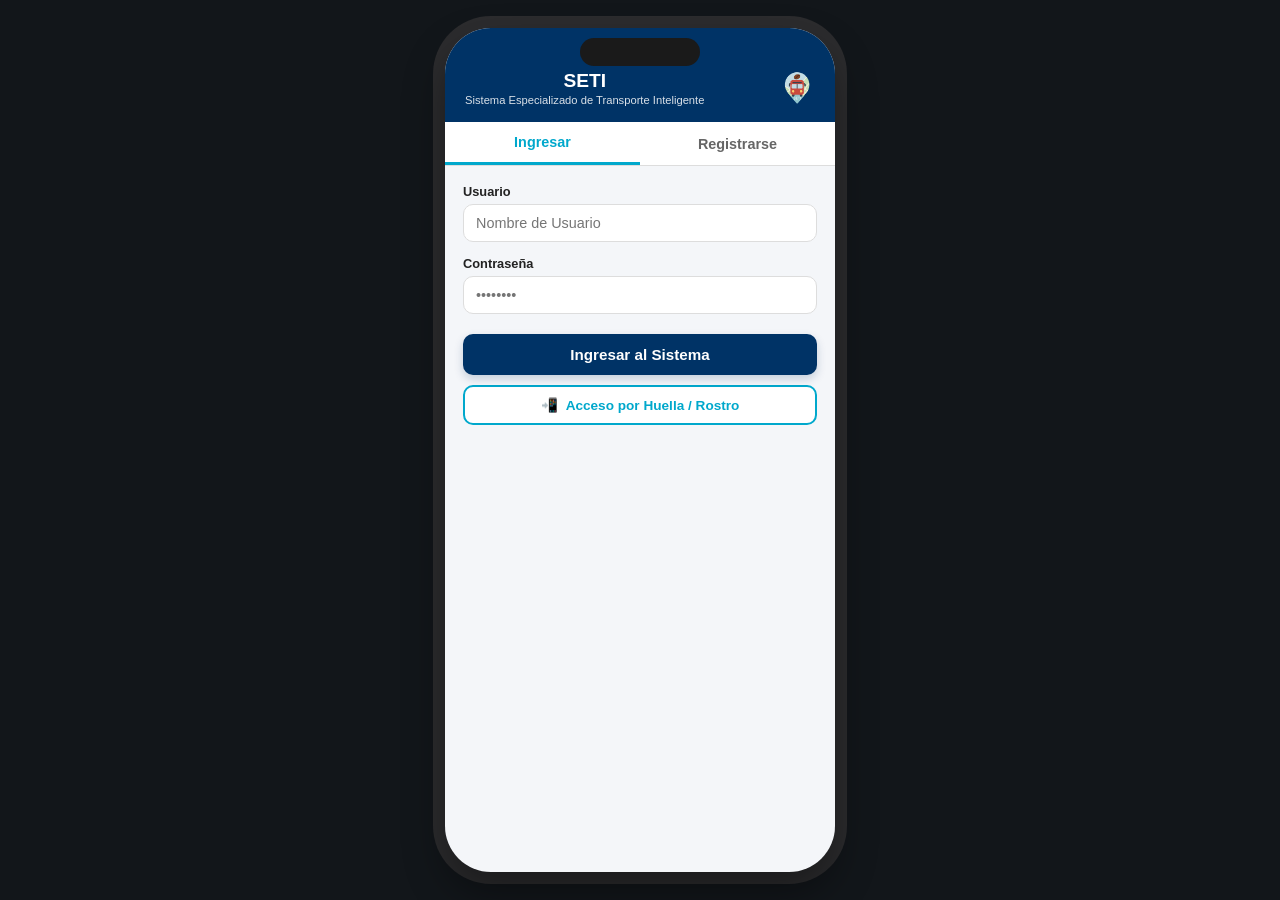
<file: index.html>
<!DOCTYPE html>
    <html lang="en">
    <head>
        <meta charset="UTF-8">
        <meta name="viewport" content="width=device-width, initial-scale=1.0">
        <title>SETI - Web App Móvil</title>
        <link rel="stylesheet" href="styles.css">

    </head>
    <body>

    <div class="mobile-frame">
        <!-- Encabezado de la App Móvil -->
        <div class="app-header">
            <div class="text-header">
                <h1>SETI </h1>
                <p>Sistema Especializado de Transporte Inteligente </p>
            </div>
            <img src="images/logo.png" alt="">
        </div>

        <!-- Pestañas de Autenticación -->
        <div class="tab-buttons" id="tab-container">
            <button class="tab-btn active" id="btn-tab-login" onclick="switchTab('login')">Ingresar</button>
            <button class="tab-btn" id="btn-tab-register" onclick="switchTab('register')">Registrarse</button>
        </div>

        <!-- Contenido Principal -->
        <div class="screen-content">
            <div id="alert-box" class="alert-message"></div>

            <!-- Formulario de Inicio de Sesión Móvil -->
            <form id="form-login" onsubmit="handleLogin(event)">
                <div class="form-group">
                    <label for="login-email">Usuario</label>
                    <input type="text" id="login-email" placeholder="Nombre de Usuario " required>
                </div>
                <div class="form-group">
                    <label for="login-password">Contraseña</label>
                    <input type="password" id="login-password" placeholder="••••••••" required>
                </div>
                <button type="submit" class="btn-primary">Ingresar al Sistema</button>
                <button type="button" class="btn-biometric" onclick="handleBiometricLogin()">
                    <span>📲</span> Acceso por Huella / Rostro
                </button>
            </form>

            <!-- Formulario de Registro Móvil -->
            <form id="form-register" class="hidden" onsubmit="handleRegister(event)">
                <div class="form-group">
                    <label for="reg-name">Nombre Completo</label>
                    <input type="text" id="reg-name" placeholder="Juan Gómez" required>
                </div>
                <div class="form-group">
                    <label for="reg-doc">Documento de Identidad</label>
                    <input type="text" id="reg-doc" placeholder="1094888777" required>
                </div>
                <div class="form-group">
                    <label for="reg-email">Correo Electrónico</label>
                    <input type="email" id="reg-email" placeholder="usuario@armenia.gov.co" required>
                </div>
                <div class="form-group">
                    <label for="reg-phone">Número de Celular</label>
                    <input type="tel" id="reg-phone" placeholder="3001234567" required>
                </div>
                <div class="form-group">
                    <label for="reg-password">Contraseña</label>
                    <input type="password" id="reg-password" placeholder="Mínimo 8 caracteres" minlength="8" required>
                </div>
                <button type="submit" class="btn-primary">Crear Cuenta Pasajero</button>
            </form>

            <!-- Dashboard Simulado Adaptado a Celular -->
            <div id="user-dashboard" class="hidden">
                <h2 id="dash-welcome" style="font-size:1.2rem; color:var(--primary-blue);">Bienvenido</h2>
                <div id="dash-role-info" style="margin-bottom: 16px;"></div>

                <!-- Vista Móvil para Pasajeros -->
                <div id="view-pasajero" class="hidden">
                    <div class="virtual-card">
                        <div class="card-chip">💳 SETI VIRTUAL</div>
                        <div class="card-number">4588 •••• •••• 9012</div>
                        <div style="font-size:0.75rem; opacity:0.8;">SALDO DISPONIBLE</div>
                        <div class="card-balance">$15.500 COP</div>
                    </div>
                    <div style="background:white; padding:14px; border-radius:12px; border:1px solid var(--border-color); margin-bottom:14px;">
                        <p style="font-size:0.85rem; font-weight:bold; color:var(--primary-blue);">📍 Ruta Activa:</p>
                        <p style="font-size:0.8rem; color:#555;">Puerto Espejo - Uniquindío</p>
                        <p style="font-size:0.75rem; color:var(--success-green); margin-top:4px;">⏱️ Próximo bus en 4 mins (Paradero Uniquindío)</p>
                    </div>
                    <button class="btn-primary" style="background-color: var(--accent-cyan);" onclick="showAlert('Pasarela PSE activada correctamente.', 'success')">Recargar Pasaje Virtual</button>
                </div>

                <!-- Vista Móvil para Conductores -->
                <div id="view-conductor" class="hidden">
                    <div style="background:white; padding:16px; border-radius:12px; border:1px solid var(--border-color);">
                        <h3 style="font-size:1rem; color:var(--primary-blue);">🚌 Terminal de Bus #04</h3>
                        <p style="font-size:0.85rem; margin-top:8px;">Validador NFC: <b style="color:var(--success-green);">Operativo</b></p>
                        <p style="font-size:0.85rem; margin-top:4px;">Pasajeros cobrados hoy: <b>142</b></p>
                    </div>
                </div>

                <!--     Vista Móvil para Administradores -->
                <div id="view-admin" class="hidden">
                    <div style="background:white; padding:16px; border-radius:12px; border:1px solid var(--border-color);">
                        <h3 style="font-size:1rem; color:var(--primary-blue);">⚙️ Consola de Control Móvil</h3>
                        <p style="font-size:0.85rem; margin-top:8px;">Flota en movimiento: <b>30 Buses</b></p>
                        <p style="font-size:0.85rem; margin-top:4px;">Recaudo total del día: <b>$780.000 COP</b></p>
                    </div>
                </div>

                <button class="btn-primary" style="margin-top: 24px; background-color: #555555;" onclick="logout()">Cerrar Sesión</button>
            </div>
        </div>
    </div>

    </body>
    <script src="script.js"></script>
    </html>
</file>
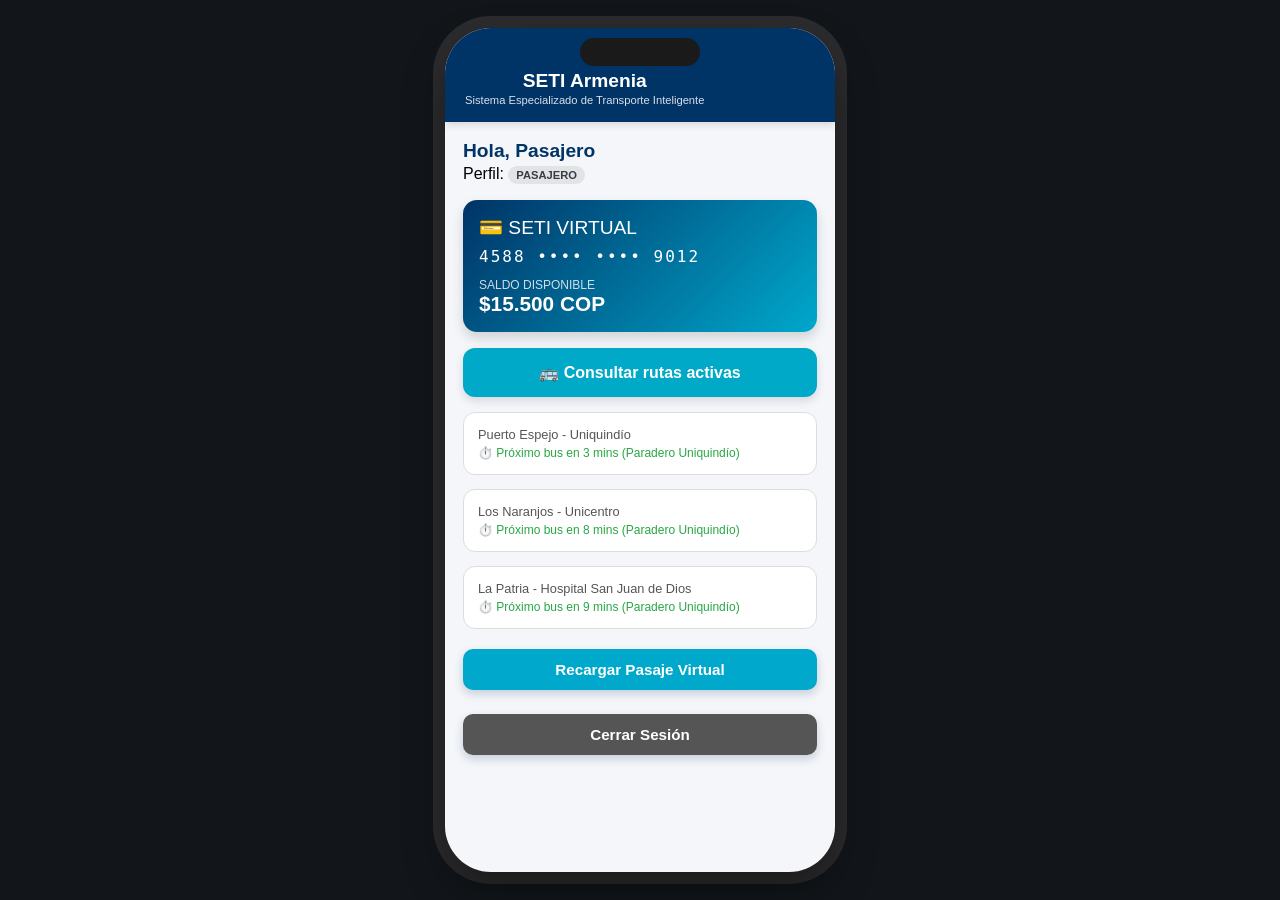
<file: dashboard.html>
<!DOCTYPE html>
<html lang="es">
<head>
    <meta charset="UTF-8">
    <meta name="viewport" content="width=device-width, initial-scale=1.0, maximum-scale=1.0, user-scalable=no">
    <title>SETI Armenia - Inicio / Dashboard</title>
    <link rel="stylesheet" href="styles.css">
</head>
<body>

<div class="mobile-frame">
    <!-- Encabezado de la App Móvil -->
    <div class="app-header">
        <div class="text-header">
            <h1>SETI Armenia</h1>
            <p>Sistema Especializado de Transporte Inteligente</p>
        </div>
    </div>

    <!-- Contenido Principal del Dashboard -->
    <div class="screen-content">
        <div id="user-dashboard">
            <h2 id="dash-welcome" style="font-size:1.2rem; color:var(--primary-blue);">Cargando perfil...</h2>
            <div id="dash-role-info" style="margin-bottom: 16px;"></div>

            <!-- Vista Móvil para Pasajeros -->
            <div id="view-pasajero" class="hidden">
                <div class="virtual-card">
                    <div class="card-chip">💳 SETI VIRTUAL</div>
                    <div class="card-number">4588 •••• •••• 9012</div>
                    <div style="font-size:0.75rem; opacity:0.8;">SALDO DISPONIBLE</div>
                    <div class="card-balance">$15.500 COP</div>
                </div>
                <button class="btn-rutas" onclick="location.href='rutas.html'">
    🚌 Consultar rutas activas
</button>
                <div style="background:white; padding:14px; border-radius:12px; border:1px solid var(--border-color); margin-bottom:14px;     cursor: pointer;" onclick="location.href='rutas.html'">
                   
                    <p style="font-size:0.8rem; color:#555;">Puerto Espejo - Uniquindío</p>
                    <p style="font-size:0.75rem; color:var(--success-green); margin-top:4px;">⏱️ Próximo bus en 3 mins (Paradero Uniquindío)</p>
                </div>                
                <div style="background:white; padding:14px; border-radius:12px; border:1px solid var(--border-color); margin-bottom:14px;    cursor: pointer;" onclick="location.href='rutas.html'">
                   
                    <p style="font-size:0.8rem; color:#555;">Los Naranjos - Unicentro</p>
                    <p style="font-size:0.75rem; color:var(--success-green); margin-top:4px;">⏱️ Próximo bus en 8 mins (Paradero Uniquindío)</p>
                </div>                
                <div style="background:white; padding:14px; border-radius:12px; border:1px solid var(--border-color); margin-bottom:14px;    cursor: pointer;" onclick="location.href='rutas.html'">
                   
                    <p style="font-size:0.8rem; color:#555;">La Patria - Hospital San Juan de Dios</p>
                    <p style="font-size:0.75rem; color:var(--success-green); margin-top:4px;">⏱️ Próximo bus en 9 mins (Paradero Uniquindío)</p>
                </div>
                <button class="btn-primary" style="background-color: var(--accent-cyan);" onclick="alert('Redirigiendo a pasarela PSE...')">Recargar Pasaje Virtual</button>
            </div>

            <!-- Vista Móvil para Conductores -->
            <div id="view-conductor" class="hidden">
                <div style="background:white; padding:16px; border-radius:12px; border:1px solid var(--border-color);">
                    <h3 style="font-size:1rem; color:var(--primary-blue);">🚌 Terminal de Bus #04</h3>
                    <p style="font-size:0.85rem; margin-top:8px;">Validador NFC: <b style="color:var(--success-green);">Operativo</b></p>
                    <p style="font-size:0.85rem; margin-top:4px;">Pasajeros cobrados hoy: <b>142</b></p>
                </div>
            </div>

            <!-- Vista Móvil para Administradores -->
            <div id="view-admin" class="hidden">
                <div style="background:white; padding:16px; border-radius:12px; border:1px solid var(--border-color);">
                    <h3 style="font-size:1rem; color:var(--primary-blue);">⚙️ Consola de Control Móvil</h3>
                    <p style="font-size:0.85rem; margin-top:8px;">Flota en movimiento: <b>30 Buses</b></p>
                    <p style="font-size:0.85rem; margin-top:4px;">Recaudo total del día: <b>$780.000 COP</b></p>
                </div>
            </div>

            <button class="btn-primary" style="margin-top: 24px; background-color: #555555;" onclick="logout()">Cerrar Sesión</button>
        </div>
    </div>
</div>

<script>
    // Cargar perfil al entrar al dashboard
    document.addEventListener("DOMContentLoaded", () => {
        const user = localStorage.getItem("seti_user") || "Pasajero";
        const role = localStorage.getItem("seti_role") || "pasajero";

        document.getElementById('dash-welcome').textContent = `Hola, ${user}`;
        document.getElementById('dash-role-info').innerHTML = `Perfil: <span class="role-badge role-${role}">${role.toUpperCase()}</span>`;

        if (role === 'pasajero') {
            document.getElementById('view-pasajero').classList.remove('hidden');
        } else if (role === 'conductor') {
            document.getElementById('view-conductor').classList.remove('hidden');
        } else if (role === 'admin') {
            document.getElementById('view-admin').classList.remove('hidden');
        }
    });

    function logout() {
        localStorage.clear();
        window.location.href = "index.html"; // Regresa al inicio
    }
</script>

</body>
</html>
</file>
<file: styles.css>
:root {
    --primary-blue: #003366;
    --accent-cyan: #00a8cc;
    --light-bg: #f4f6f9;
    --dark-text: #222222;
    --card-bg: #ffffff;
    --border-color: #dddddd;
    --error-red: #d9534f;
    --success-green: #28a745;
}

* {
    box-sizing: border-box;
    margin: 0;
    padding: 0;
    font-family: -apple-system, BlinkMacSystemFont, "Segoe UI", Roboto, Helvetica, Arial, sans-serif;
    -webkit-tap-highlight-color: transparent;
}

body {
    background-color: #12161a; /* Fondo oscuro exterior para simular el entorno del celular */
    display: flex;
    justify-content: center;
    align-items: center;
    min-height: 100vh;
    margin: 0;
}

/* Marco exacto adaptado a las medidas y proporción del iPhone 14 (390px x 844px) */
.mobile-frame {
    width: 390px;
    height: 844px;
    background-color: var(--light-bg);
    border-radius: 46px; /* Curvatura característica de la pantalla del iPhone */
    box-shadow: 0 20px 40px rgba(0, 0, 0, 0.4), 0 0 0 12px #2c2c2e; /* Simula el borde físico del teléfono */
    display: flex;
    flex-direction: column;
    overflow: hidden;
    position: relative;
}

/* Simulación opcional de la Isla Dinámica / Notch superior del iPhone */
.mobile-frame::before {
    content: '';
    position: absolute;
    top: 10px;
    left: 50%;
    transform: translateX(-50%);
    width: 120px;
    height: 28px;
    background-color: #1a1a1a;
    border-radius: 14px;
    z-index: 100;
}

/* Encabezado interno de la App Móvil */
.app-header {
    background-color: var(--primary-blue);
    color: white;
    padding: 42px 20px 16px 20px; /* Padding superior extra para evitar solapamiento con el notch */
    text-align: center;
    display: flex;
    justify-content: space-between;
    align-items: center;
    box-shadow: 0 2px 8px rgba(0,0,0,0.15);
}

.app-header h1 {
    font-size: 1.2rem;
    font-weight: 700;
}

.app-header p {
    font-size: 0.7rem;
    opacity: 0.85;
    margin-top: 2px;
}

.app-header img {
    width: 36px;
    height: 36px;
    object-fit: contain;
}

/* Pestañas táctiles de navegación */
.tab-buttons {
    display: flex;
    background-color: #ffffff;
    border-bottom: 1px solid var(--border-color);
}

.tab-btn {
    flex: 1;
    padding: 12px;
    border: none;
    background: none;
    font-size: 0.9rem;
    font-weight: 600;
    color: #666666;
    cursor: pointer;
    transition: all 0.2s ease;
}

.tab-btn.active {
    color: var(--accent-cyan);
    border-bottom: 3px solid var(--accent-cyan);
}

/* Contenido interno con scroll vertical para pantallas pequeñas */
.screen-content {
    flex: 1;
    padding: 18px;
    overflow-y: auto;
}

.form-group {
    margin-bottom: 14px;
}

.form-group label {
    display: block;
    margin-bottom: 5px;
    font-size: 0.8rem;
    font-weight: 600;
    color: var(--dark-text);
}

.form-group input, .form-group select {
    width: 100%;
    padding: 10px 12px;
    border: 1px solid var(--border-color);
    border-radius: 10px;
    font-size: 0.9rem;
    outline: none;
    background-color: #ffffff;
    transition: border-color 0.2s;
}

.form-group input:focus, .form-group select:focus {
    border-color: var(--accent-cyan);
}

/* Botones principales */
.btn-primary {
    width: 100%;
    padding: 12px;
    background-color: var(--primary-blue);
    color: white;
    border: none;
    border-radius: 10px;
    font-size: 0.95rem;
    font-weight: 700;
    cursor: pointer;
    margin-top: 6px;
    box-shadow: 0 4px 10px rgba(0,51,102,0.2);
}

.btn-biometric {
    width: 100%;
    padding: 10px;
    background-color: #ffffff;
    color: var(--accent-cyan);
    border: 2px solid var(--accent-cyan);
    border-radius: 10px;
    font-size: 0.85rem;
    font-weight: 600;
    cursor: pointer;
    margin-top: 10px;
    display: flex;
    align-items: center;
    justify-content: center;
    gap: 8px;
}

.alert-message {
    padding: 10px;
    border-radius: 8px;
    margin-bottom: 12px;
    font-size: 0.8rem;
    display: none;
    line-height: 1.3;
}

.alert-success {
    background-color: #d4edda;
    color: #155724;
    border: 1px solid #c3e6cb;
}

/* Tarjeta virtual optimizada para celular */
.virtual-card {
    background: linear-gradient(135deg, #003366, #00a8cc);
    color: white;
    border-radius: 14px;
    padding: 16px;
    box-shadow: 0 6px 12px rgba(0,0,0,0.15);
    margin-bottom: 16px;
}

.virtual-card .card-chip {
    font-size: 1.2rem;
    margin-bottom: 8px;
}

.virtual-card .card-number {
    font-size: 1rem;
    letter-spacing: 2px;
    margin-bottom: 12px;
    font-family: monospace;
}

.virtual-card .card-balance {
    font-size: 1.3rem;
    font-weight: bold;
}

.role-badge {
    display: inline-block;
    padding: 3px 8px;
    border-radius: 10px;
    font-size: 0.7rem;
    font-weight: bold;
    margin-top: 4px;
}

.role-pasajero { background-color: #e2e3e5; color: #383d41; }
.role-conductor { background-color: #fff3cd; color: #856404; }
.role-admin { background-color: #cce5ff; color: #004085; }

.hidden {
    display: none !important;
}


.btn-rutas {
    width: 100%;
    padding: 15px;
    border: none;
    border-radius: 12px;
    background: #00A9C7;
    color: white;
    font-size: 16px;
    font-weight: bold;
    cursor: pointer;
    margin-bottom: 15px;
    box-shadow: 0 4px 10px rgba(0,0,0,0.12);
    transition: 0.3s;
}

.btn-rutas:hover {
    background: #008EAA;
    transform: translateY(-2px);
}

/* Adaptación responsive para que en celulares reales pequeños o tablets no genere desbordes */
@media (max-width: 420px) {
    body {
        background-color: var(--light-bg);
    }
    .mobile-frame {
        width: 100%;
        height: 100vh;
        border-radius: 0;
        box-shadow: none;
    }
    .mobile-frame::before {
        display: none; /* Oculta el notch físico en pantallas móviles reales */
    }
    .app-header {
        padding-top: 20px;
    }
}
</file>
